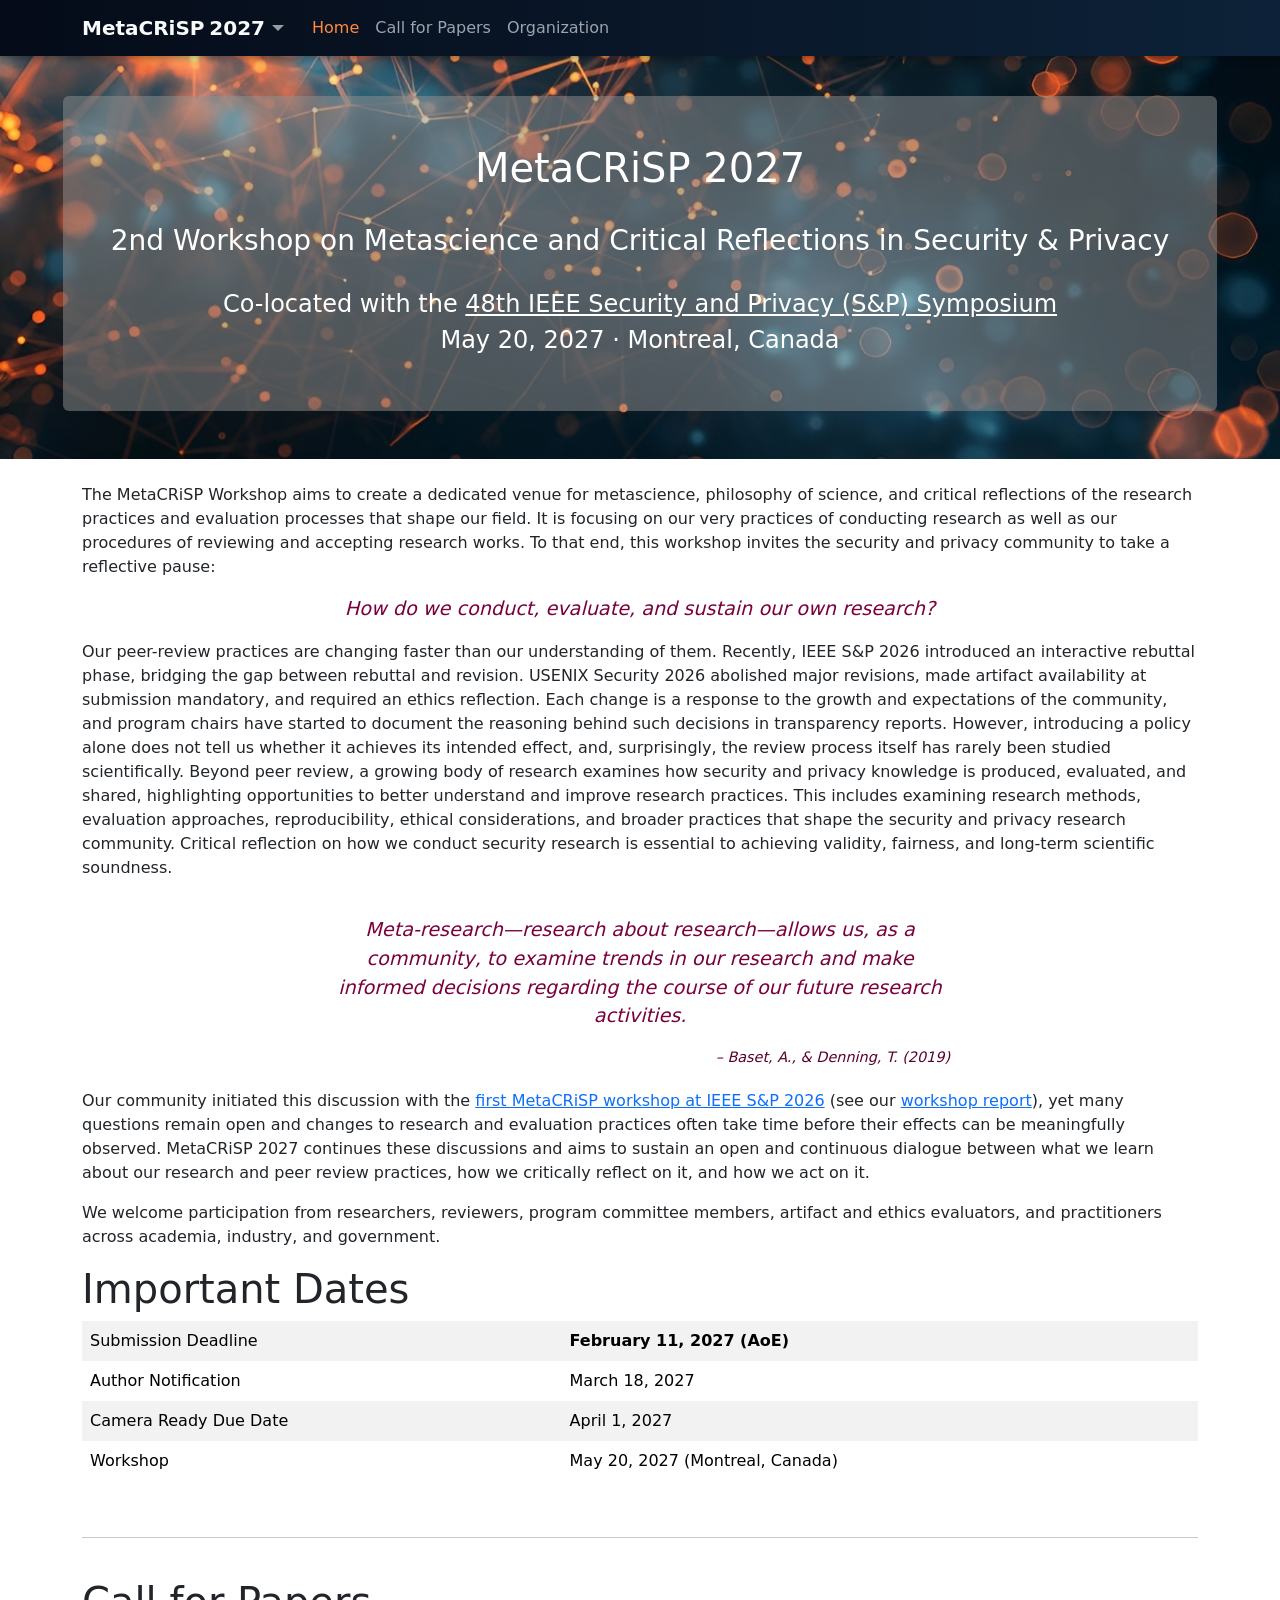
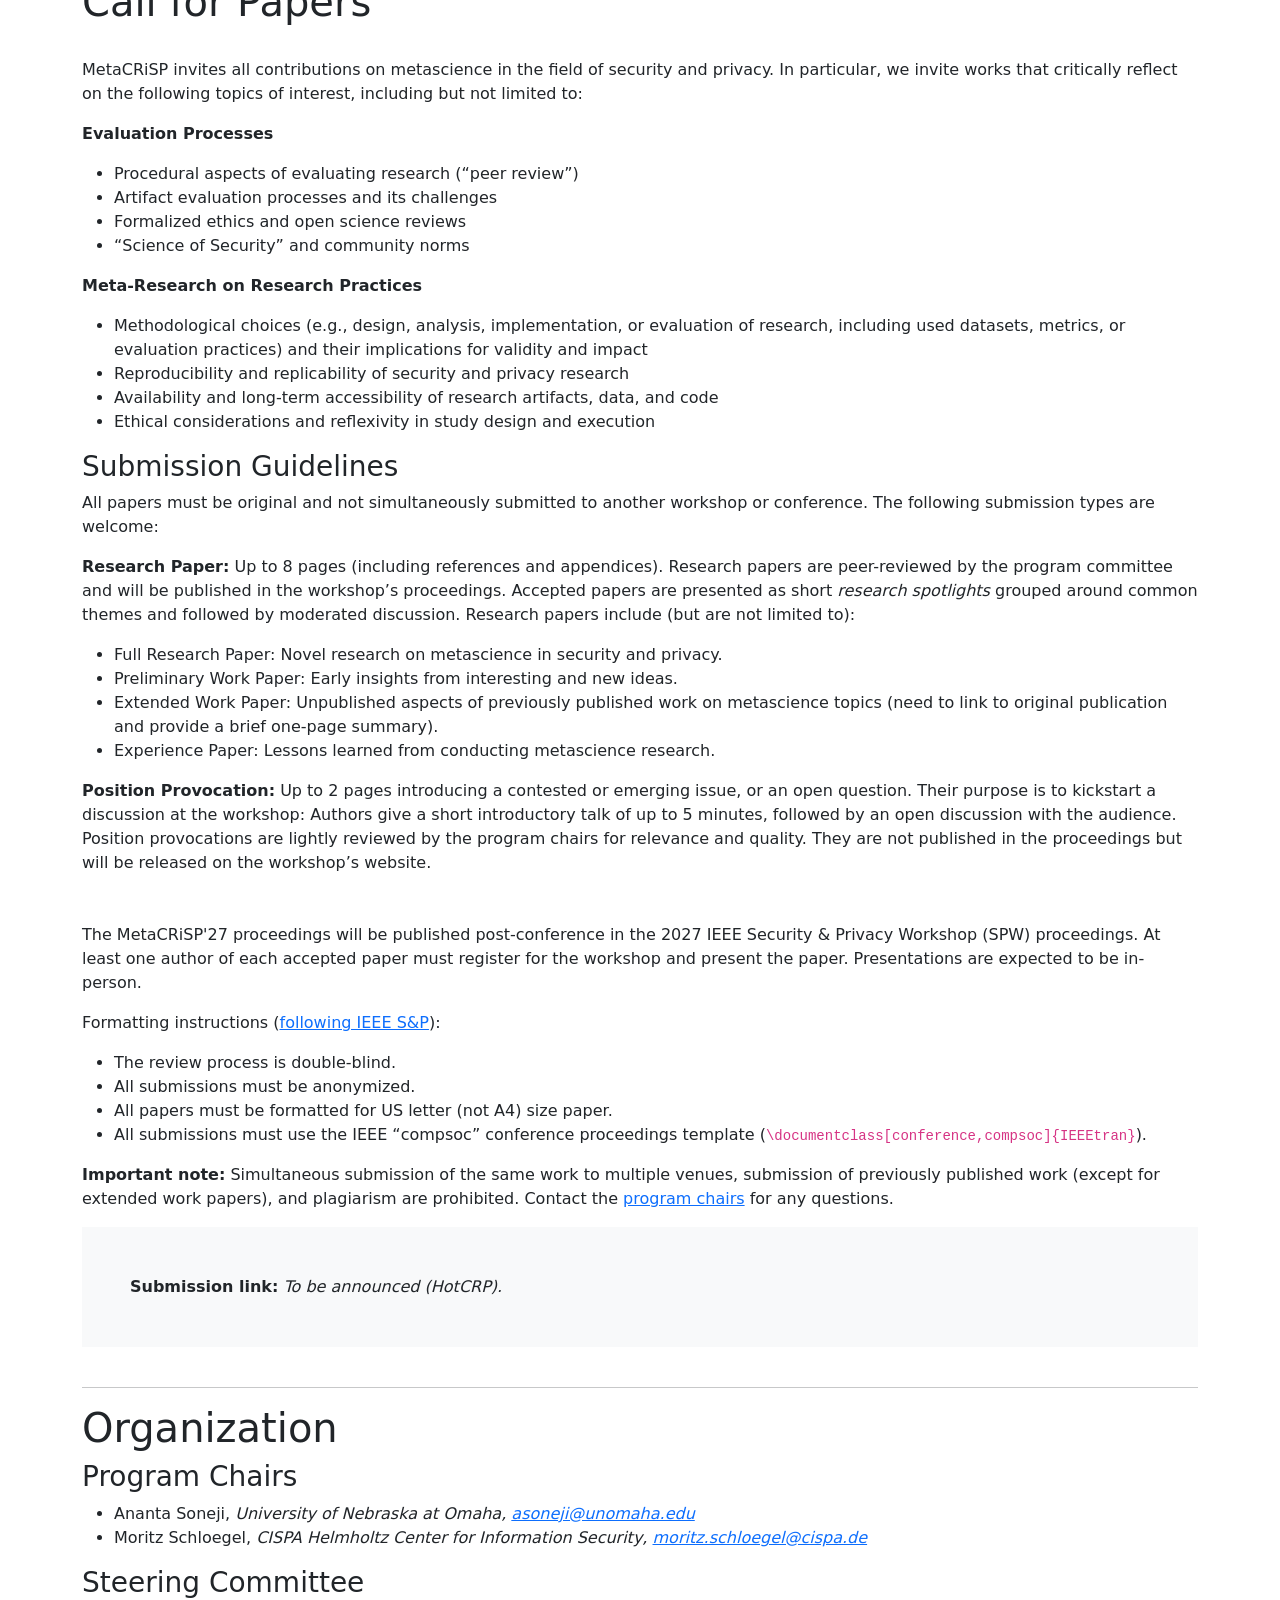
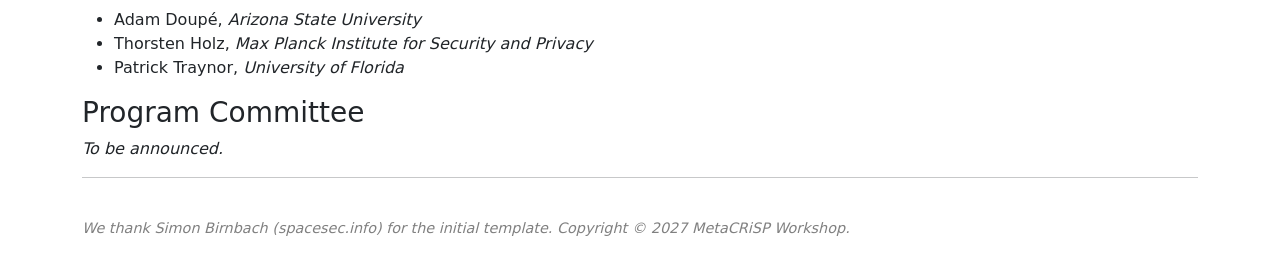
<file: index.html>
<!DOCTYPE html>
<html lang="en">
<head>
    <title>MetaCRiSP 2027</title>
    <meta charset="utf-8">
    <meta name="viewport" content="width=device-width, initial-scale=1">
    <style type="text/css">
        .bg-image {
            background-image: url('assets/bg-blue-orange.jpg');
            background-position: center;
            background-size: cover;
            background-repeat: no-repeat;
            min-height: 400px;
            width: 100%;
            display: flex;
            justify-content: center;
            align-items: center;
        }

        :root {
            --mc-bg-dark:   #050b18;  /* deep navy */
            --mc-bg-soft:   #0d1726;  /* softer navy */
            --mc-primary:   #ff8a3d;  /* glowing orange */
            --mc-primary-soft: #ffb26b;
            --mc-accent:    #4dd0ff;  /* blue/cyan accent dots */
            --mc-text:      #f9fafb;  /* near-white text */
            --mc-muted:     #9ca3af;  /* muted gray text */
            --mc-quote:     #7a003c;  /* burgundy for the guiding question and quote */
        }

        .mc-navbar {
            background: linear-gradient(90deg, var(--mc-bg-dark), #0d2238);
            box-shadow: 0 2px 8px rgba(0, 0, 0, 0.4);
        }

        .mc-navbar .navbar-brand {
            color: var(--mc-text) !important;
            font-weight: 600;
        }

        .mc-navbar .nav-link {
            color: var(--mc-muted) !important;
            white-space: nowrap;
        }

        .mc-navbar .nav-link.active,
        .mc-navbar .nav-link:hover {
            color: var(--mc-primary) !important;
        }

        .mc-question {
            text-align: center;
            font-size: 1.2rem;
            font-style: italic;
            color: var(--mc-quote);
        }

        .mc-quote {
            color: var(--mc-quote);
            font-size: 1.2rem;
            font-style: italic;
            padding: 20px 40px;
            max-width: 700px;
            margin: 0 auto;
        }

        .mc-quote footer {
            font-size: 0.9rem;
            color: #5a002d;
        }

        /* Keep anchored headings from hiding under the fixed navbar */
        h1[id] {
            scroll-margin-top: 70px;
        }
    </style>
    <link href="https://cdn.jsdelivr.net/npm/bootstrap@5.3.0/dist/css/bootstrap.min.css" rel="stylesheet">
    <script src="https://cdn.jsdelivr.net/npm/bootstrap@5.3.0/dist/js/bootstrap.bundle.min.js"></script>
    <link rel="icon" href="assets/favicon.ico" type="image/x-icon">
    <link rel="apple-touch-icon" href="assets/apple-touch-icon.png">
    <link rel="stylesheet" href="assets/editions.css">
    <script src="assets/editions.js" defer></script>
</head>

<body data-edition="2027">

    <nav class="navbar navbar-expand-md navbar-dark mc-navbar fixed-top">
        <div class="container">
            <a class="navbar-brand" href="index.html">MetaCRiSP 2027</a>
            <button class="navbar-toggler" type="button" data-bs-toggle="collapse" data-bs-target="#navbar">
                <span class="navbar-toggler-icon"></span>
            </button>
            <div class="collapse navbar-collapse" id="navbar">
                <ul class="navbar-nav">
                    <li class="nav-item">
                        <a class="nav-link active" href="#">Home</a>
                    </li>
                    <!-- Re-enable once the 2027 program is out (and replace program.html, which currently forwards to the 2026 program).
                    <li class="nav-item">
                        <a class="nav-link" href="program.html#program">Program</a>
                    </li> -->
                    <li class="nav-item">
                        <a class="nav-link" href="#cfp">Call for Papers</a>
                    </li>
                    <li class="nav-item">
                        <a class="nav-link" href="#committee">Organization</a>
                    </li>
                </ul>
            </div>
        </div>
    </nav>
    <script>
        // Close the collapsed menu after clicking a link (phones)
        var navLinks = document.querySelectorAll('.navbar-nav .nav-link');
        var navbarToggler = document.querySelector('.navbar-toggler');

        navLinks.forEach(function (link) {
            link.addEventListener('click', function () {
                if (navbarToggler.classList.contains('collapsed')) {
                    return; // Menu is already closed
                }
                navbarToggler.click();
            });
        });
    </script>

    <br><br>

    <div class="p-5 text-white bg-image">
        <div style="background-color: rgba(146, 146, 146, 0.5); text-align: center;" class="p-5 rounded">
            <h1>MetaCRiSP 2027</h1><br>
            <h3>2nd Workshop on Metascience and Critical Reflections in Security &amp; Privacy</h3><br>
            <h4>Co-located with the <a class="text-white" href="https://sp2027.ieee-security.org/">48th IEEE Security and Privacy (S&amp;P) Symposium</a></h4>
            <h4>May 20, 2027 &middot; Montreal, Canada</h4>
        </div>
    </div>

    <div class="container mt-4">

        <p>The MetaCRiSP Workshop aims to create a dedicated venue for metascience, philosophy of science, and critical reflections of the research practices and evaluation processes that shape our field. It is focusing on our very practices of conducting research as well as our procedures of reviewing and accepting research works. To that end, this workshop invites the security and privacy community to take a reflective pause:</p>

        <p class="mc-question">How do we conduct, evaluate, and sustain our own research?</p>

        <p>Our peer-review practices are changing faster than our understanding of them. Recently, IEEE S&amp;P 2026 introduced an interactive rebuttal phase, bridging the gap between rebuttal and revision. USENIX Security 2026 abolished major revisions, made artifact availability at submission mandatory, and required an ethics reflection. Each change is a response to the growth and expectations of the community, and program chairs have started to document the reasoning behind such decisions in transparency reports. However, introducing a policy alone does not tell us whether it achieves its intended effect, and, surprisingly, the review process itself has rarely been studied scientifically. Beyond peer review, a growing body of research examines how security and privacy knowledge is produced, evaluated, and shared, highlighting opportunities to better understand and improve research practices. This includes examining research methods, evaluation approaches, reproducibility, ethical considerations, and broader practices that shape the security and privacy research community. Critical reflection on how we conduct security research is essential to achieving validity, fairness, and long-term scientific soundness.</p>

        <blockquote class="mc-quote text-center">
            <p>Meta-research—research about research—allows us, as a community, to examine trends in our research and make informed decisions regarding the course of our future research activities.</p>
            <footer class="text-end">– Baset, A., &amp; Denning, T. (2019)</footer>
        </blockquote>

        <p>Our community initiated this discussion with the <a href="2026/index.html">first MetaCRiSP workshop at IEEE S&amp;P 2026</a> (see our <a href="reports/metacrisp2026-report.pdf" target="_blank" rel="noopener noreferrer">workshop report</a>), yet many questions remain open and changes to research and evaluation practices often take time before their effects can be meaningfully observed. MetaCRiSP 2027 continues these discussions and aims to sustain an open and continuous dialogue between what we learn about our research and peer review practices, how we critically reflect on it, and how we act on it.</p>

        <p>We welcome participation from researchers, reviewers, program committee members, artifact and ethics evaluators, and practitioners across academia, industry, and government.</p>

        <h1>Important Dates</h1>

        <table class="table table-striped table-borderless">
            <tbody>
                <tr>
                    <td>Submission Deadline</td>
                    <td><strong>February 11, 2027 (AoE)</strong></td>
                </tr>
                <tr>
                    <td>Author Notification</td>
                    <td>March 18, 2027</td>
                </tr>
                <tr>
                    <td>Camera Ready Due Date</td>
                    <td>April 1, 2027</td>
                </tr>
                <tr>
                    <td>Workshop</td>
                    <td>May 20, 2027 (Montreal, Canada)</td>
                </tr>
            </tbody>
        </table>

        <br>
        <hr>
        <br>

        <h1 id="cfp">Call for Papers</h1><br>

        <p>MetaCRiSP invites all contributions on metascience in the field of security and privacy. In particular, we invite works that critically reflect on the following topics of interest, including but not limited to:</p>

        <p><strong>Evaluation Processes</strong></p>
        <ul>
            <li>Procedural aspects of evaluating research (“peer review”)</li>
            <li>Artifact evaluation processes and its challenges</li>
            <li>Formalized ethics and open science reviews</li>
            <li>“Science of Security” and community norms</li>
        </ul>

        <p><strong>Meta-Research on Research Practices</strong></p>
        <ul>
            <li>Methodological choices (e.g., design, analysis, implementation, or evaluation of research, including used datasets, metrics, or evaluation practices) and their implications for validity and impact</li>
            <li>Reproducibility and replicability of security and privacy research</li>
            <li>Availability and long-term accessibility of research artifacts, data, and code</li>
            <li>Ethical considerations and reflexivity in study design and execution</li>
        </ul>

        <h3>Submission Guidelines</h3>
        <p>All papers must be original and not simultaneously submitted to another workshop or conference. The following submission types are welcome:</p>

        <p><strong>Research Paper:</strong> Up to 8 pages (including references and appendices). Research papers are peer-reviewed by the program committee and will be published in the workshop’s proceedings. Accepted papers are presented as short <i>research spotlights</i> grouped around common themes and followed by moderated discussion. Research papers include (but are not limited to):</p>
        <ul>
            <li>Full Research Paper: Novel research on metascience in security and privacy.</li>
            <li>Preliminary Work Paper: Early insights from interesting and new ideas.</li>
            <li>Extended Work Paper: Unpublished aspects of previously published work on metascience topics (need to link to original publication and provide a brief one-page summary).</li>
            <li>Experience Paper: Lessons learned from conducting metascience research.</li>
        </ul>

        <p><strong>Position Provocation:</strong> Up to 2 pages introducing a contested or emerging issue, or an open question. Their purpose is to kickstart a discussion at the workshop: Authors give a short introductory talk of up to 5 minutes, followed by an open discussion with the audience. Position provocations are lightly reviewed by the program chairs for relevance and quality. They are not published in the proceedings but will be released on the workshop’s website.</p>

        <p class="mt-5">The MetaCRiSP'27 proceedings will be published post-conference in the 2027 IEEE Security &amp; Privacy Workshop (SPW) proceedings. At least one author of each accepted paper must register for the workshop and present the paper. Presentations are expected to be in-person.</p>

        <p>Formatting instructions (<a href="https://sp2027.ieee-security.org/cfpapers.html">following IEEE S&amp;P</a>):</p>
        <ul>
            <li>The review process is double-blind.</li>
            <li>All submissions must be anonymized.</li>
            <li>All papers must be formatted for US letter (not A4) size paper.</li>
            <li>All submissions must use the IEEE “compsoc” conference proceedings template (<code>\documentclass[conference,compsoc]{IEEEtran}</code>).</li>
        </ul>

        <p><strong>Important note:</strong> Simultaneous submission of the same work to multiple venues, submission of previously published work (except for extended work papers), and plagiarism are prohibited. Contact the <a href="#committee">program chairs</a> for any questions.</p>

        <div class="container p-5 bg-light">
            <strong>Submission link:</strong> <i>To be announced (HotCRP).</i>
        </div>

        <br>
        <hr>

        <h1 id="committee">Organization</h1>

        <h3>Program Chairs</h3>
        <ul>
            <li>Ananta Soneji, <i>University of Nebraska at Omaha, <a href="mailto:asoneji@unomaha.edu">asoneji@unomaha.edu</a></i></li>
            <li>Moritz Schloegel, <i>CISPA Helmholtz Center for Information Security, <a href="mailto:moritz.schloegel@cispa.de">moritz.schloegel@cispa.de</a></i></li>
        </ul>

        <h3>Steering Committee</h3>
        <ul>
            <li>Adam Doupé, <i>Arizona State University</i></li>
            <li>Thorsten Holz, <i>Max Planck Institute for Security and Privacy</i></li>
            <li>Patrick Traynor, <i>University of Florida</i></li>
        </ul>

        <h3>Program Committee</h3>
        <p><i>To be announced.</i></p>

        <hr>
        <br>

        <p style="color: grey; font-size: 0.9rem;"><i>We thank Simon Birnbach (spacesec.info) for the initial template. Copyright &copy; 2027 MetaCRiSP Workshop.</i></p>

        <br>
    </div>

</body>
</html>
</file>
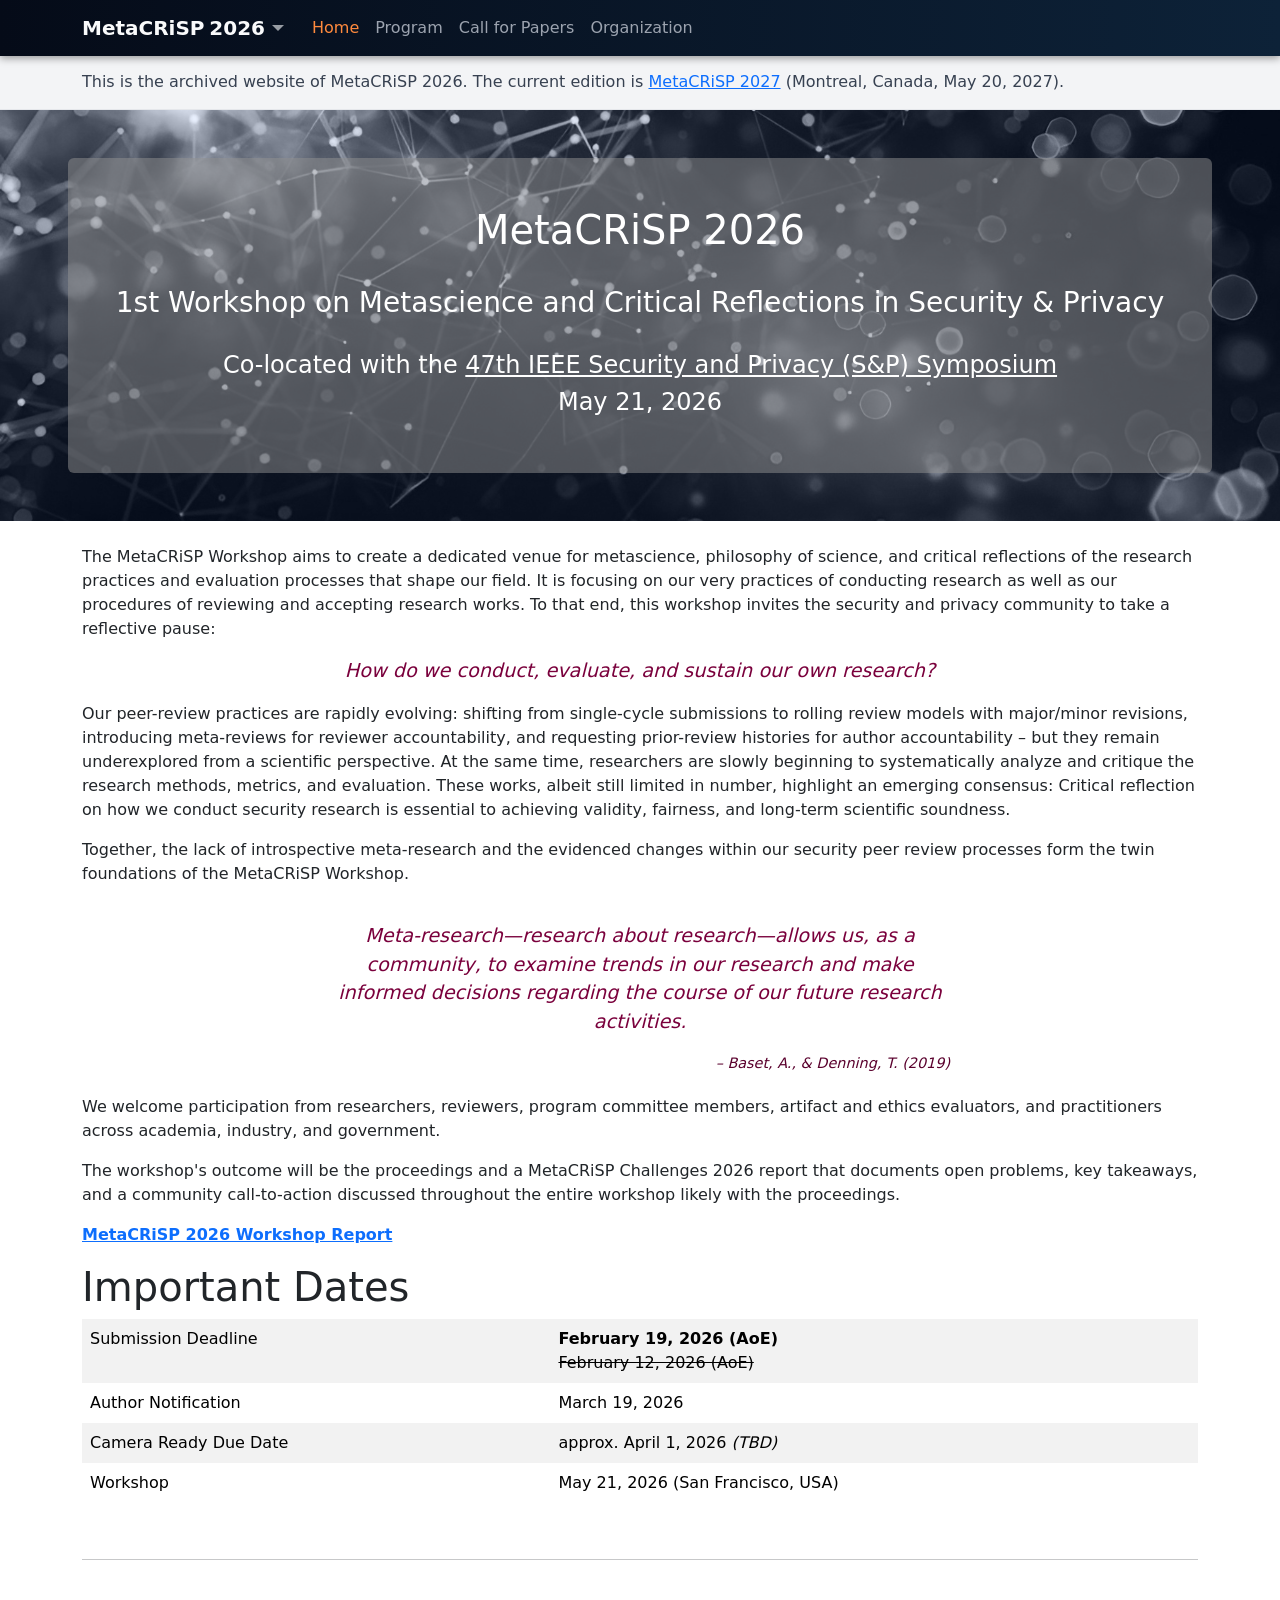
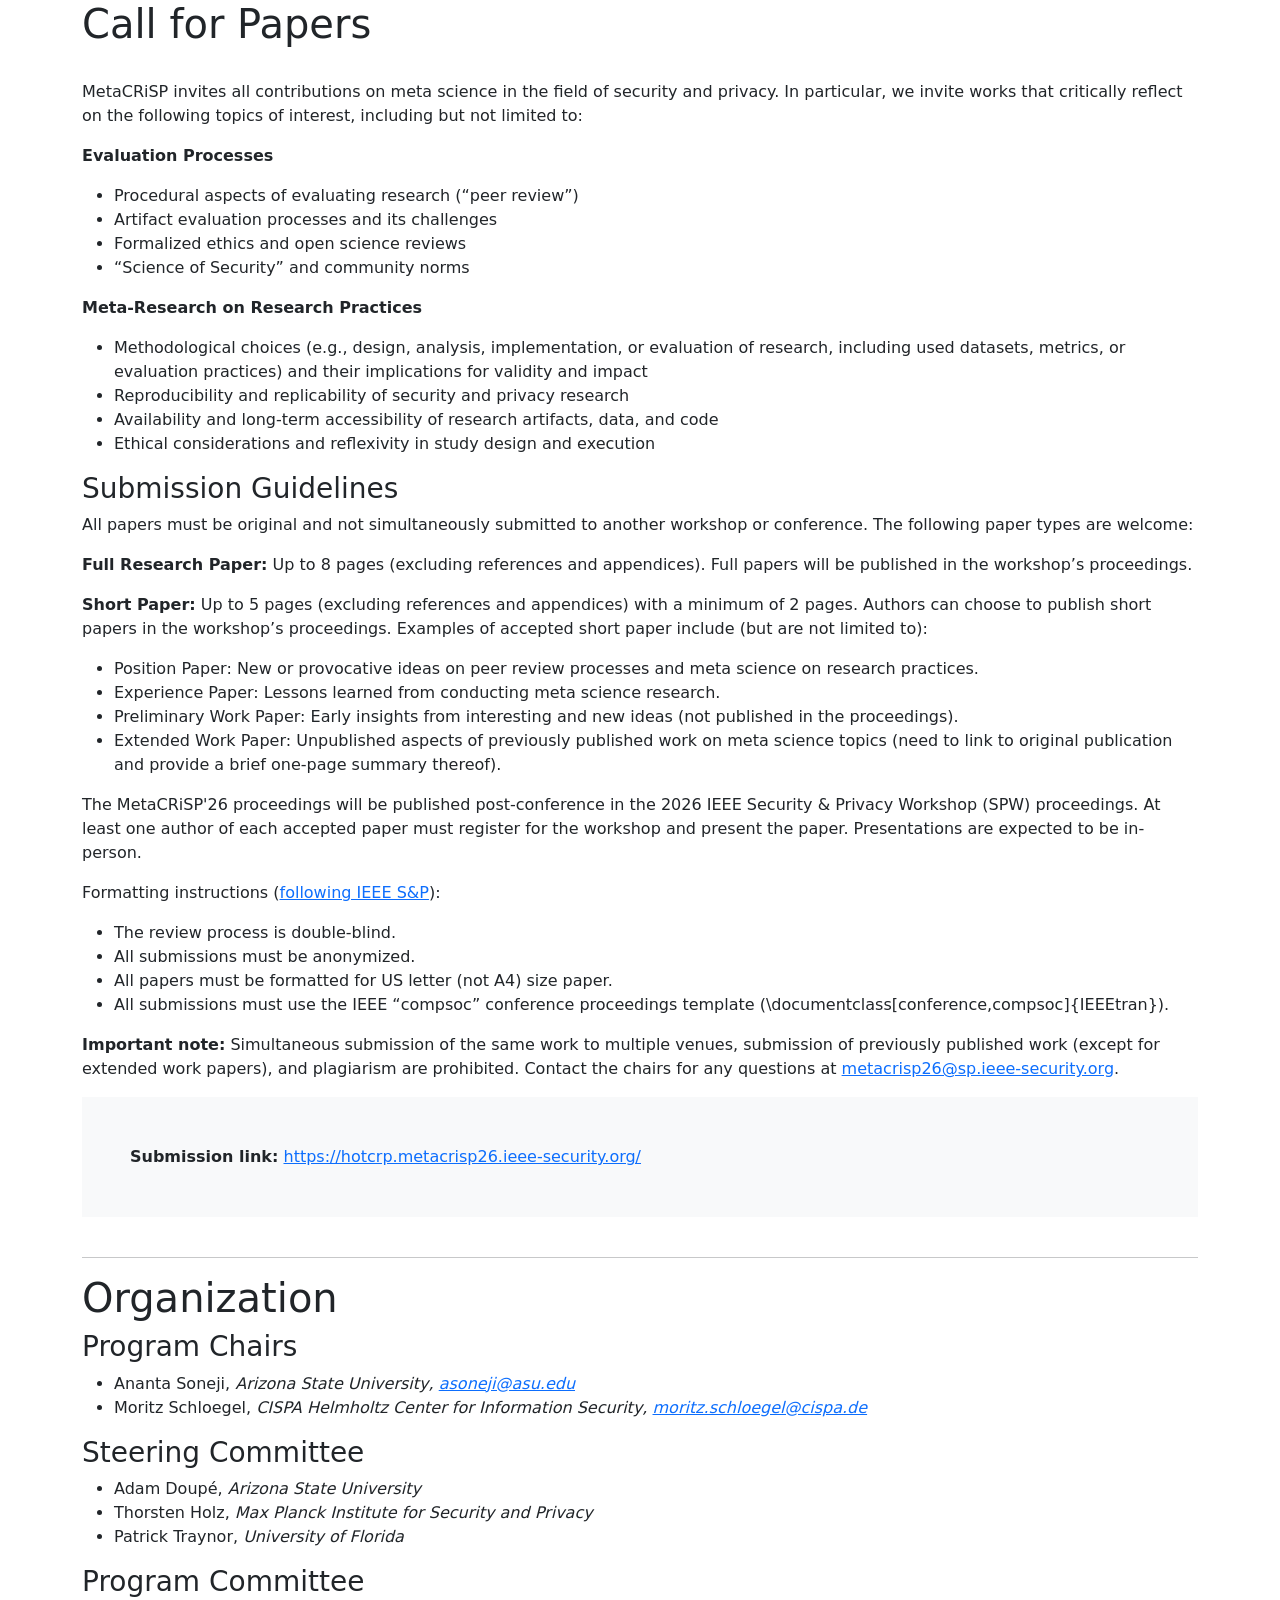
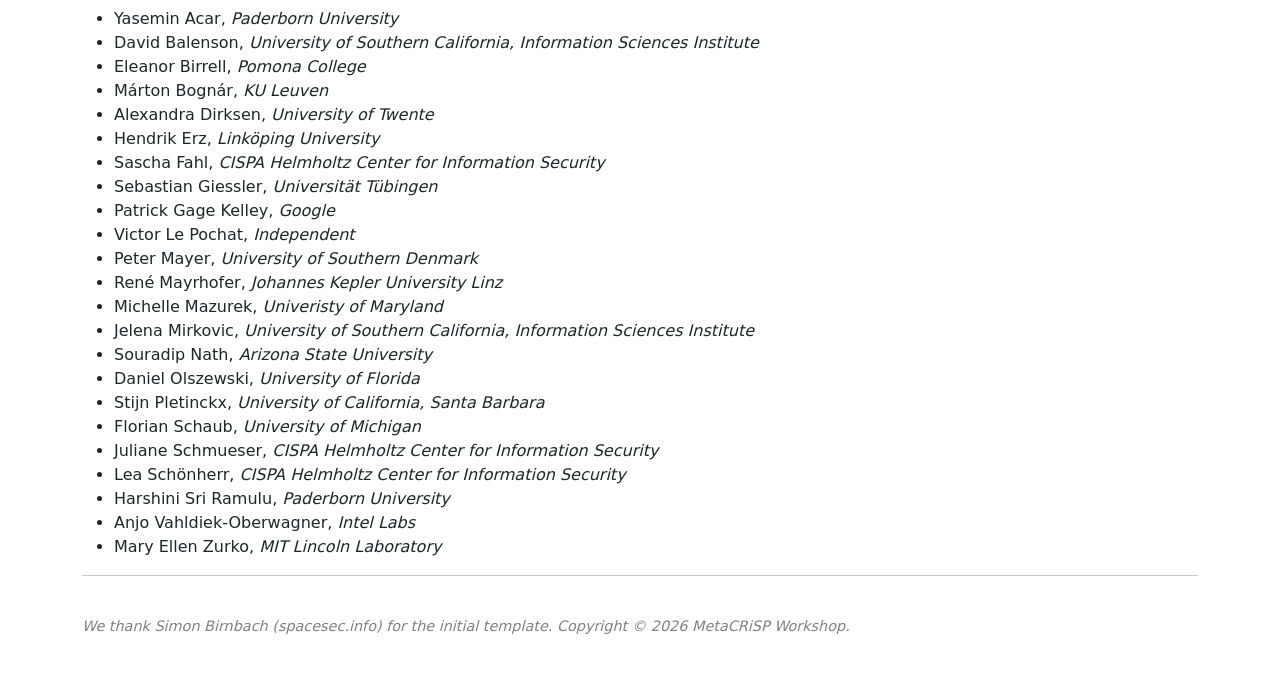
<file: 2026/index.html>
<!DOCTYPE html>
<html lang="en">
<head>
    <title>MetaCRiSP 2026</title>
    <meta charset="utf-8">
    <meta name="viewport" content="width=device-width, initial-scale=1">
    <style type="text/css">
        /* Default background image for larger screens */

        @media all and (min-width: 767px) {
            .bg-image {
                background-image: url('../assets/bg-blue-orange.jpg');
                background-position: center;
                background-size: cover;     /* changed */
                background-repeat: no-repeat;
                
                min-height: 400px; 
                width: 100%;
                display: flex;
                justify-content: center;
                align-items: center;
            }
        }
        /* Smaller screens (phones) */
        @media all and (max-width: 767px) {
            .bg-image {background-image:url('../assets/bg-blue-orange.jpg'); background-position: center; background-size: cover; background-repeat: no-repeat; min-height: 400px; display: flex; justify-content: center; align-items: center;}
        }

        :root {
            --mc-bg-dark:   #050b18;  /* deep navy */
            --mc-bg-soft:   #0d1726;  /* softer navy */
            --mc-primary:   #ff8a3d;  /* glowing orange */
            --mc-primary-soft: #ffb26b;
            --mc-accent:    #4dd0ff;  /* blue/cyan accent dots */
            --mc-text:      #f9fafb;  /* near-white text */
            --mc-muted:     #9ca3af;  /* muted gray text */
        }

        .mc-navbar {
            background: linear-gradient(90deg, var(--mc-bg-dark), #0d2238);
            box-shadow: 0 2px 8px rgba(0, 0, 0, 0.4);
        }

        .mc-navbar .navbar-brand {
            color: var(--mc-text) !important;
            font-weight: 600;
        }

        .mc-navbar .nav-link {
            color: var(--mc-muted) !important;
            white-space: nowrap;
        }

        .mc-navbar .nav-link.active,
        .mc-navbar .nav-link:hover {
            color: var(--mc-primary) !important;
        }

    </style>
    <link href="https://cdn.jsdelivr.net/npm/bootstrap@5.3.0/dist/css/bootstrap.min.css" rel="stylesheet">
        <script src="https://cdn.jsdelivr.net/npm/bootstrap@5.3.0/dist/js/bootstrap.bundle.min.js"></script>
    <link rel="icon" href="../assets/favicon.ico" type="image/x-icon">
    <link rel="apple-touch-icon" href="../assets/apple-touch-icon.png">
    <link rel="stylesheet" href="../assets/editions.css">
    <script src="../assets/editions.js" defer></script>
 
    </head>
    
    <body data-edition="2026">
   
        <br/><br/>
        
        
        <div class="p-5 text-white bg-image">
            <div style="background-color: rgba(146, 146, 146, 0.5); text-align: center;" class="p-5 rounded">
                <h1>MetaCRiSP 2026</h1><br>
                <h3>1st Workshop on Metascience and Critical Reflections in Security & Privacy </h3></br>
                <h4>Co-located with the <a class="text-white" href="https://sp2026.ieee-security.org/">47th IEEE Security and Privacy (S&P) Symposium</a></h4>
                <h4>May 21, 2026</h4>
            </div>
        </div>
        
        <nav class="navbar navbar-expand-md navbar-dark mc-navbar fixed-top">
            <div class="container">
              <a class="navbar-brand" href="index.html">MetaCRiSP 2026</a>
                <button class="navbar-toggler" type="button" data-bs-toggle="collapse" data-bs-target="#navbar">
                    <span class="navbar-toggler-icon"></span>
                </button>
                <div class="collapse navbar-collapse" id="navbar">
                    <ul class="navbar-nav">
                        <li class="nav-item">
                            <a class="nav-link active" href="#">Home</a>
                        </li>
                        <li class="nav-item">
                            <a class="nav-link" href="program.html#program">Program</a>
                        </li>
                        <li class="nav-item">
                            <a class="nav-link" href="#cfp">Call for Papers</a>
                        </li>
                        <li class="nav-item">
                            <a class="nav-link" href="#committee">Organization</a>
                        </li>
                    </ul>
                </div>
            </div>
        </nav>
        <script>
            // Add JavaScript to close the collapse menu using Bootstrap animation
            var navLinks = document.querySelectorAll('.navbar-nav .nav-link');
            var navbarToggler = document.querySelector('.navbar-toggler');
        
            navLinks.forEach(function (link) {
                link.addEventListener('click', function () {
                    if (navbarToggler.classList.contains('collapsed')) {
                        // Menu is already closed
                        return;
                    }
                    navbarToggler.click(); // Trigger click event to close the menu
                });
            });
        </script>
        <div class="container mt-4">
            <p>The MetaCRiSP Workshop aims to create a dedicated venue for metascience, philosophy of science, and critical reflections of the research practices and evaluation processes that shape our field. 
            It is focusing on our very practices of conducting research as well as our procedures of reviewing and accepting research works.
            To that end, this workshop invites the security and privacy community to take a reflective pause:</p>
            
    
            <p style="text-align: center; font-size:1.2rem; color:#7a003c;"><i>How do we conduct, evaluate, and sustain our own research?</i></p>
           
            

<p>Our peer-review practices are rapidly evolving: shifting from single-cycle submissions to rolling review models with major/minor revisions, introducing meta-reviews for reviewer accountability, and requesting prior-review histories for author accountability – but they remain underexplored from a scientific perspective. At the same time, researchers are slowly beginning to systematically analyze and critique the research methods, metrics, and evaluation. These works, albeit still limited in number, highlight an emerging consensus: Critical reflection on how we conduct security research is essential to achieving validity, fairness, and long-term scientific soundness. </p>
<p>Together, the lack of introspective meta-research and the evidenced changes within our security peer review processes form the twin foundations of the MetaCRiSP Workshop. </p>

<blockquote class="text-center",
                        style="
                            color:#7a003c; 
                            font-size:1.2rem; 
                            font-style:italic; 
                            padding:20px 40px; 
                            max-width:700px; 
                            margin:0 auto;
                        ">
                <p>Meta-research—research about research—allows us, as a community, to examine trends in our research and make informed decisions regarding the course of our future research activities.</p>
                <footer class="text-end" style="font-size:0.9rem; color:#5a002d;">– Baset, A., & Denning, T. (2019)</footer>
                <!-- <footer class="mc-quote-footer">– Baset, A., &amp; Denning, T. (2019)</footer> -->
            </blockquote>

<p>We welcome participation from researchers, reviewers, program committee members, artifact and ethics evaluators, and practitioners across academia, industry, and government. </p>
<p>The workshop's outcome will be the proceedings and a MetaCRiSP Challenges 2026 report that documents open problems, key takeaways, and a community call-to-action discussed throughout the entire workshop likely with the proceedings.</p>
<p><strong><a href="../reports/metacrisp2026-report.pdf" target="_blank" rel="noopener noreferrer">MetaCRiSP 2026 Workshop Report</a></strong></p>
            
            <h1>Important Dates</h1>
            
            <table class="table table-striped table-borderless">
                <tbody>
                    <tr>
                        <td>Submission Deadline</td>
			<td><strong>February 19, 2026 (AoE)</strong>
				</br><s>February 12, 2026 (AoE)</s> 
                    </tr>
                    <tr>
                        <td>Author Notification</td>
                        <td>March 19, 2026</td>
                    </tr>
                    <tr>
                        <td>Camera Ready Due Date</td>
                        <td>approx. April 1, 2026 <i>(TBD)</i></td>
                    </tr>
                    <tr>
                        <td>Workshop</td>
                        <td>May 21, 2026 (San Francisco, USA)</td>
                    </tr>
                </tbody>
            </table>


            <br>
            <hr>
            <br>

           
            <!-- This helps us to make sure the heading is not hidden under the navbar -->
            <h1 id="cfp" style="scroll-margin-top: 70px">Call for Papers</h1><br>
            <!-- <h1 id="cfp">Call for Papers</h1> -->
            <p>MetaCRiSP invites all contributions on meta science in the field of security and privacy. In particular, we invite works that critically reflect on the following topics of interest, including but not limited to:</p>
                    <p><strong>Evaluation Processes</strong></p>
                    <ul>
                        <li>Procedural aspects of evaluating research (“peer review”)</li>
                        <li>Artifact evaluation processes and its challenges </li>
                        <li>Formalized ethics and open science reviews</li>
                        <li>“Science of Security” and community norms</li>
                    </ul>

                    <p><strong>Meta-Research on Research Practices</strong></p>
                    <ul>
                        <li>Methodological choices (e.g., design, analysis, implementation, or evaluation of research, including used datasets, metrics, or evaluation practices) and their implications for validity and impact</li>
                        <li>Reproducibility and replicability of security and privacy research</li>
                        <li>Availability and long-term accessibility of research artifacts, data, and code</li>
                        <li>Ethical considerations and reflexivity in study design and execution</li>
                    </ul>
            
            <h3>Submission Guidelines</h3>
            <p>All papers must be original and not simultaneously submitted to another workshop or conference. The following paper types are welcome:</p>

            <p><strong>Full Research Paper:</strong> Up to 8 pages (excluding references and appendices). Full papers will be published in the workshop’s proceedings.</p>

            <p><strong>Short Paper:</strong> Up to 5 pages (excluding references and appendices) with a minimum of 2 pages. Authors can choose to publish short papers in the workshop’s proceedings. Examples of accepted short paper include (but are not limited to): <!--<i>position papers, experience papers, preliminary work papers (not published as part of the proceedings), or extended work papers (need to link to original publication and provide a brief one-page summary thereof)</i></p>-->
            
            <ul>
                <li>Position Paper: New or provocative ideas on peer review processes and meta science on research practices.</li>
                <li>Experience Paper: Lessons learned from conducting meta science research.</li>
                <li>Preliminary Work Paper: Early insights from interesting and new ideas (not published in the proceedings).</li>
                <li>Extended Work Paper: Unpublished aspects of previously published work on meta science topics (need to link to original publication and provide a brief one-page summary thereof).</li> 
            </ul>
            
            <p>The MetaCRiSP'26 proceedings will be published post-conference in the 2026 IEEE Security & Privacy Workshop (SPW) proceedings. At least one author of each accepted paper must register for the workshop and present the paper. Presentations are expected to be in-person.</p>

            <p>Formatting instructions (<a href="https://sp2026.ieee-security.org/cfpapers.html">following IEEE S&P</a>): </p>
            <ul>
                <li>The review process is double-blind. </li>
                <li>All submissions must be anonymized. </li>
                <li>All papers must be formatted for US letter (not A4) size paper. </li>
                <li>All submissions must use the IEEE “compsoc” conference proceedings template (\documentclass[conference,compsoc]{IEEEtran}).</li>
            </ul>

            <p><strong>Important note:</strong> Simultaneous submission of the same work to multiple venues, submission of previously published work (except for extended work papers), and plagiarism are prohibited. Contact the chairs for any questions at <a href="mailto:metacrisp26@sp.ieee-security.org">metacrisp26@sp.ieee-security.org</a>.</p>

            <div class="container p-5 bg-light">
                <strong>Submission link:</strong> <a href="https://hotcrp.metacrisp26.ieee-security.org/">https://hotcrp.metacrisp26.ieee-security.org/</a>
            </div>
            
            <br>
            

            <hr>
            
            <!-- This helps us to make sure the heading is not hidden under the navbar -->
            <h1 id="committee" style="scroll-margin-top: 70px">Organization</h1>

            <h3>Program Chairs</h3>
            <ul>
                <li>Ananta Soneji, <i>Arizona State University, <a href="mailto:asoneji@asu.edu">asoneji@asu.edu</a></i></li>
                <li>Moritz Schloegel, <i>CISPA Helmholtz Center for Information Security, <a href="mailto:moritz.schloegel@cispa.de">moritz.schloegel@cispa.de</a></i></li>
            </ul>
                
            <h3>Steering Committee</h3>
            <ul>
                <li>Adam Doupé, <i>Arizona State University</i></li>
                <li>Thorsten Holz, <i>Max Planck Institute for Security and Privacy</i></li>
                <li>Patrick Traynor, <i>University of Florida</i></li>
            </ul>

            <h3>Program Committee</h3>
                    <ul>
                        <li>Yasemin Acar, <i>Paderborn University</i></li>
                        <li>David Balenson, <i>University of Southern California, Information Sciences Institute</i></li>
                        <li>Eleanor Birrell, <i>Pomona College</i></li>
                        <li>Márton Bognár, <i>KU Leuven</i></li>
                        <!-- <li>Kevin Butler, <i>University of Florida</i></li> -->
                        <li>Alexandra Dirksen, <i>University of Twente</i></li>
                        <li>Hendrik Erz, <i>Linköping University</i></li>
                        <li>Sascha Fahl, <i>CISPA Helmholtz Center for Information Security</i></li>
                        <li>Sebastian Giessler, <i>Universität Tübingen</i></li>
                        <li>Patrick Gage Kelley, <i>Google</i></li>
                        <li>Victor Le Pochat, <i>Independent</i></li>
                        <li>Peter Mayer, <i>University of Southern Denmark</i></li>
                        <li>René Mayrhofer, <i>Johannes Kepler University Linz</i></li>
                        <li>Michelle Mazurek, <i>Univeristy of Maryland</i></li>
                        <li>Jelena Mirkovic, <i>University of Southern California, Information Sciences Institute</i></li>
						<li>Souradip Nath, <i>Arizona State University</i></li>
                        <li>Daniel Olszewski, <i>University of Florida</i></li>
						<li>Stijn Pletinckx, <i>University of California, Santa Barbara</i></li> 
                        <li>Florian Schaub, <i>University of Michigan</i></li>
						<li>Juliane Schmueser, <i>CISPA Helmholtz Center for Information Security</i></li>
						<li>Lea Schönherr, <i>CISPA Helmholtz Center for Information Security</i></li>
                        <li>Harshini Sri Ramulu, <i>Paderborn University</i></li>
                        <li>Anjo Vahldiek-Oberwagner, <i>Intel Labs</i></li>
                        <li>Mary Ellen Zurko, <i>MIT Lincoln Laboratory</i></li>
                    </ul>
           
        <hr>
        
            <br>

                <p style="color: grey; font-size: 0.9rem;"> <i> We thank Simon Birnbach (spacesec.info) for the initial template. Copyright &copy; 2026 MetaCRiSP Workshop. </i></p>

            <br>
        </div>

    </body>
    </html>
</file>
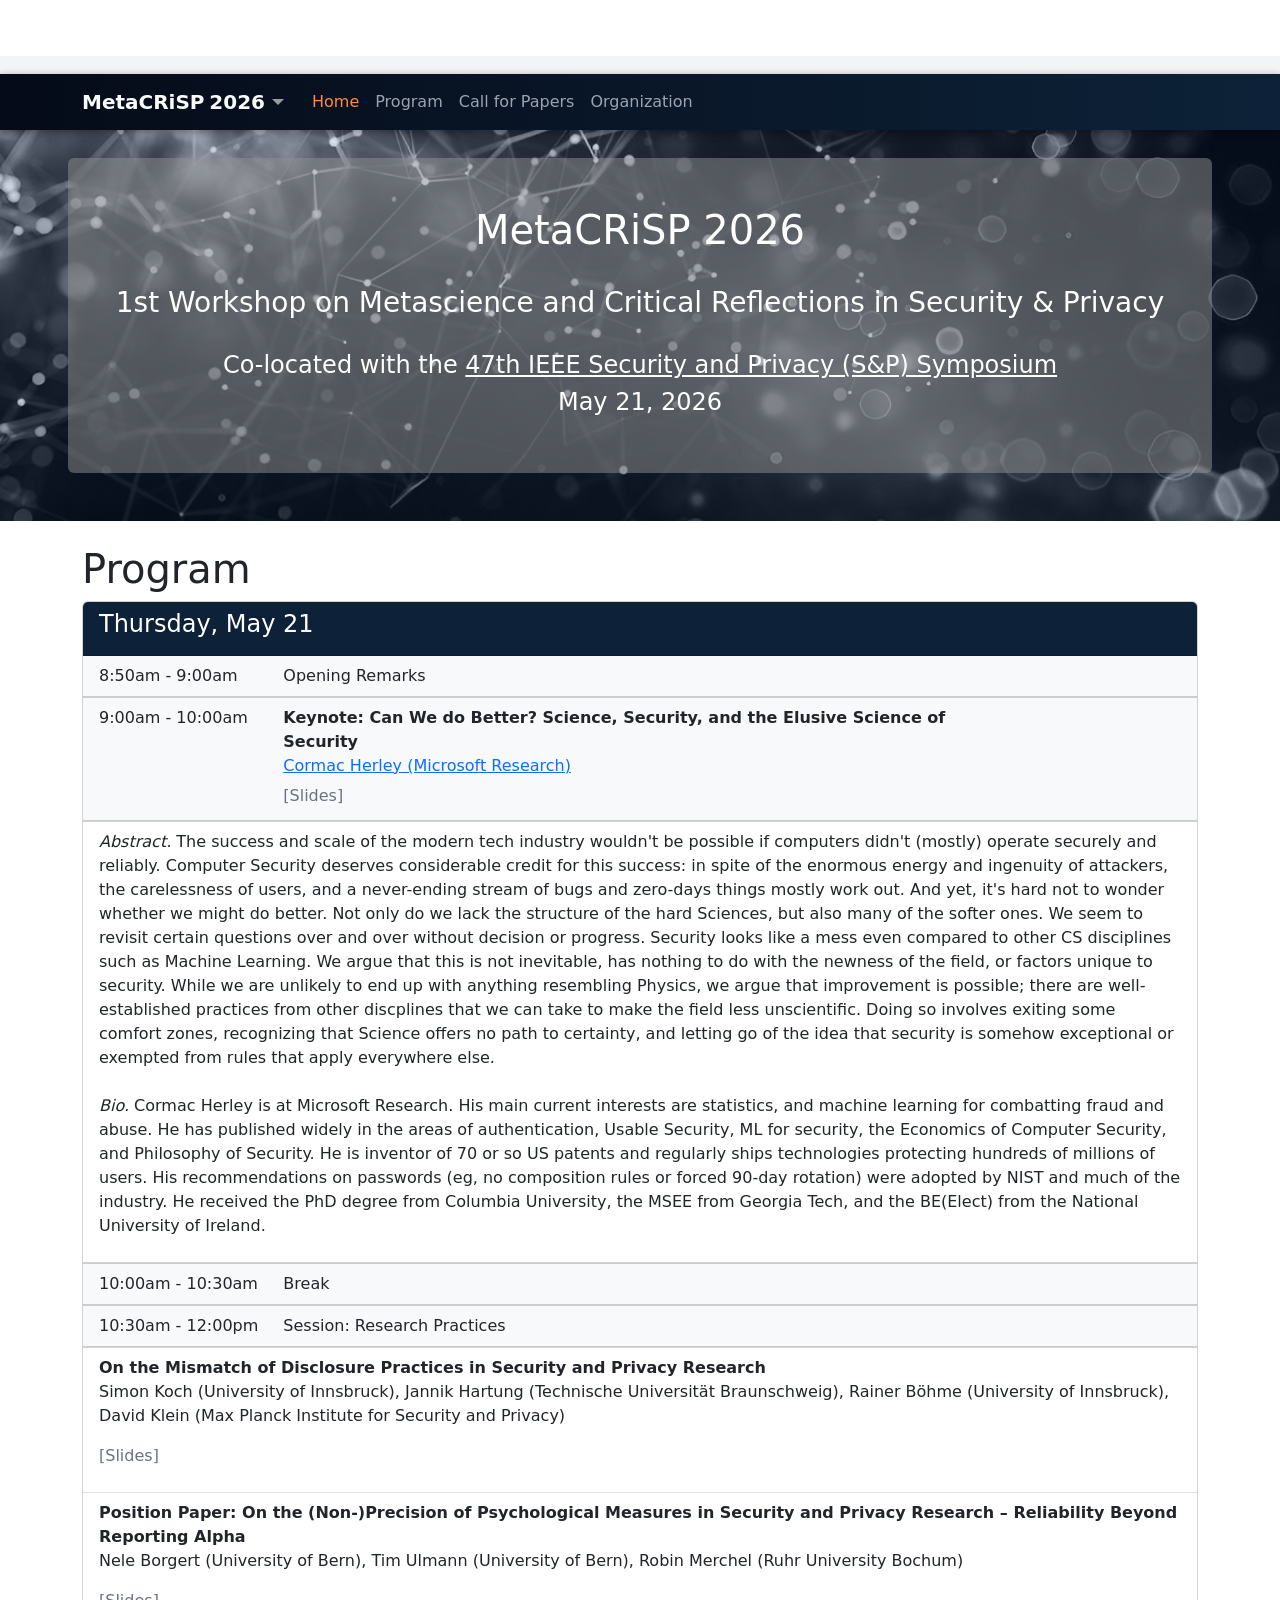
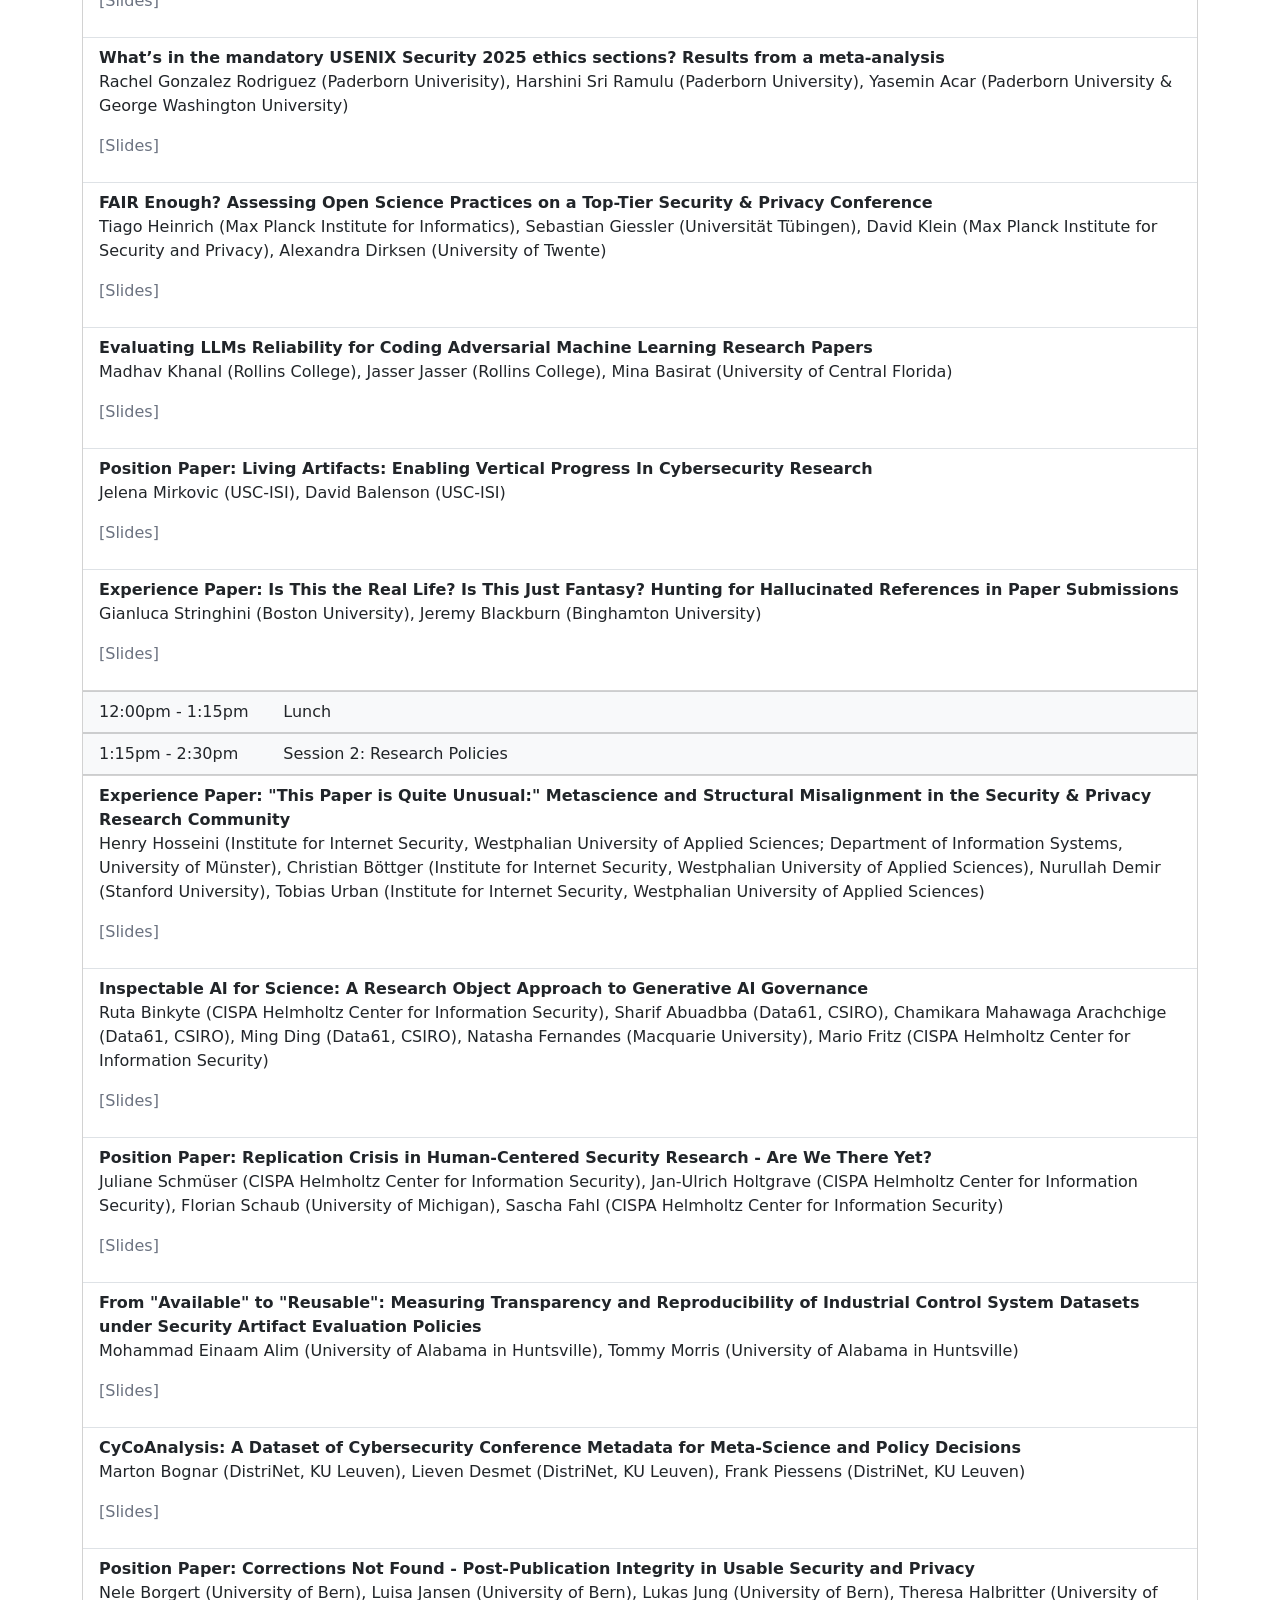
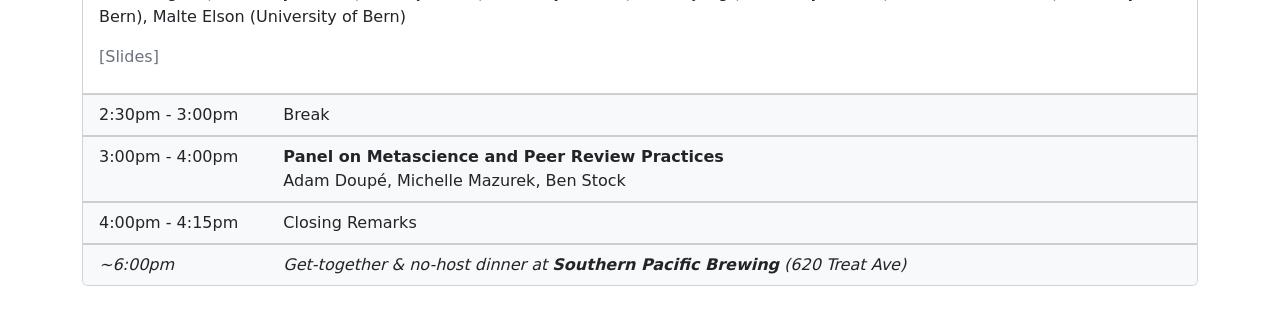
<file: program.html>
<!DOCTYPE html>
<html lang="en">
<head>
    <!-- The MetaCRiSP 2027 program is not out yet. Until then, keep old links to metacrisp.org/program.html working by forwarding them to the 2026 program. Replace this file with the 2027 program once it is available. -->
    <title>MetaCRiSP 2026 Program</title>
    <meta charset="utf-8">
    <meta http-equiv="refresh" content="0; url=2026/program.html#program">
    <link rel="canonical" href="https://metacrisp.org/2026/program.html">
</head>
<body>
    <p>The MetaCRiSP 2026 program has moved to <a href="2026/program.html#program">2026/program.html</a>.</p>
</body>
</html>
</file>
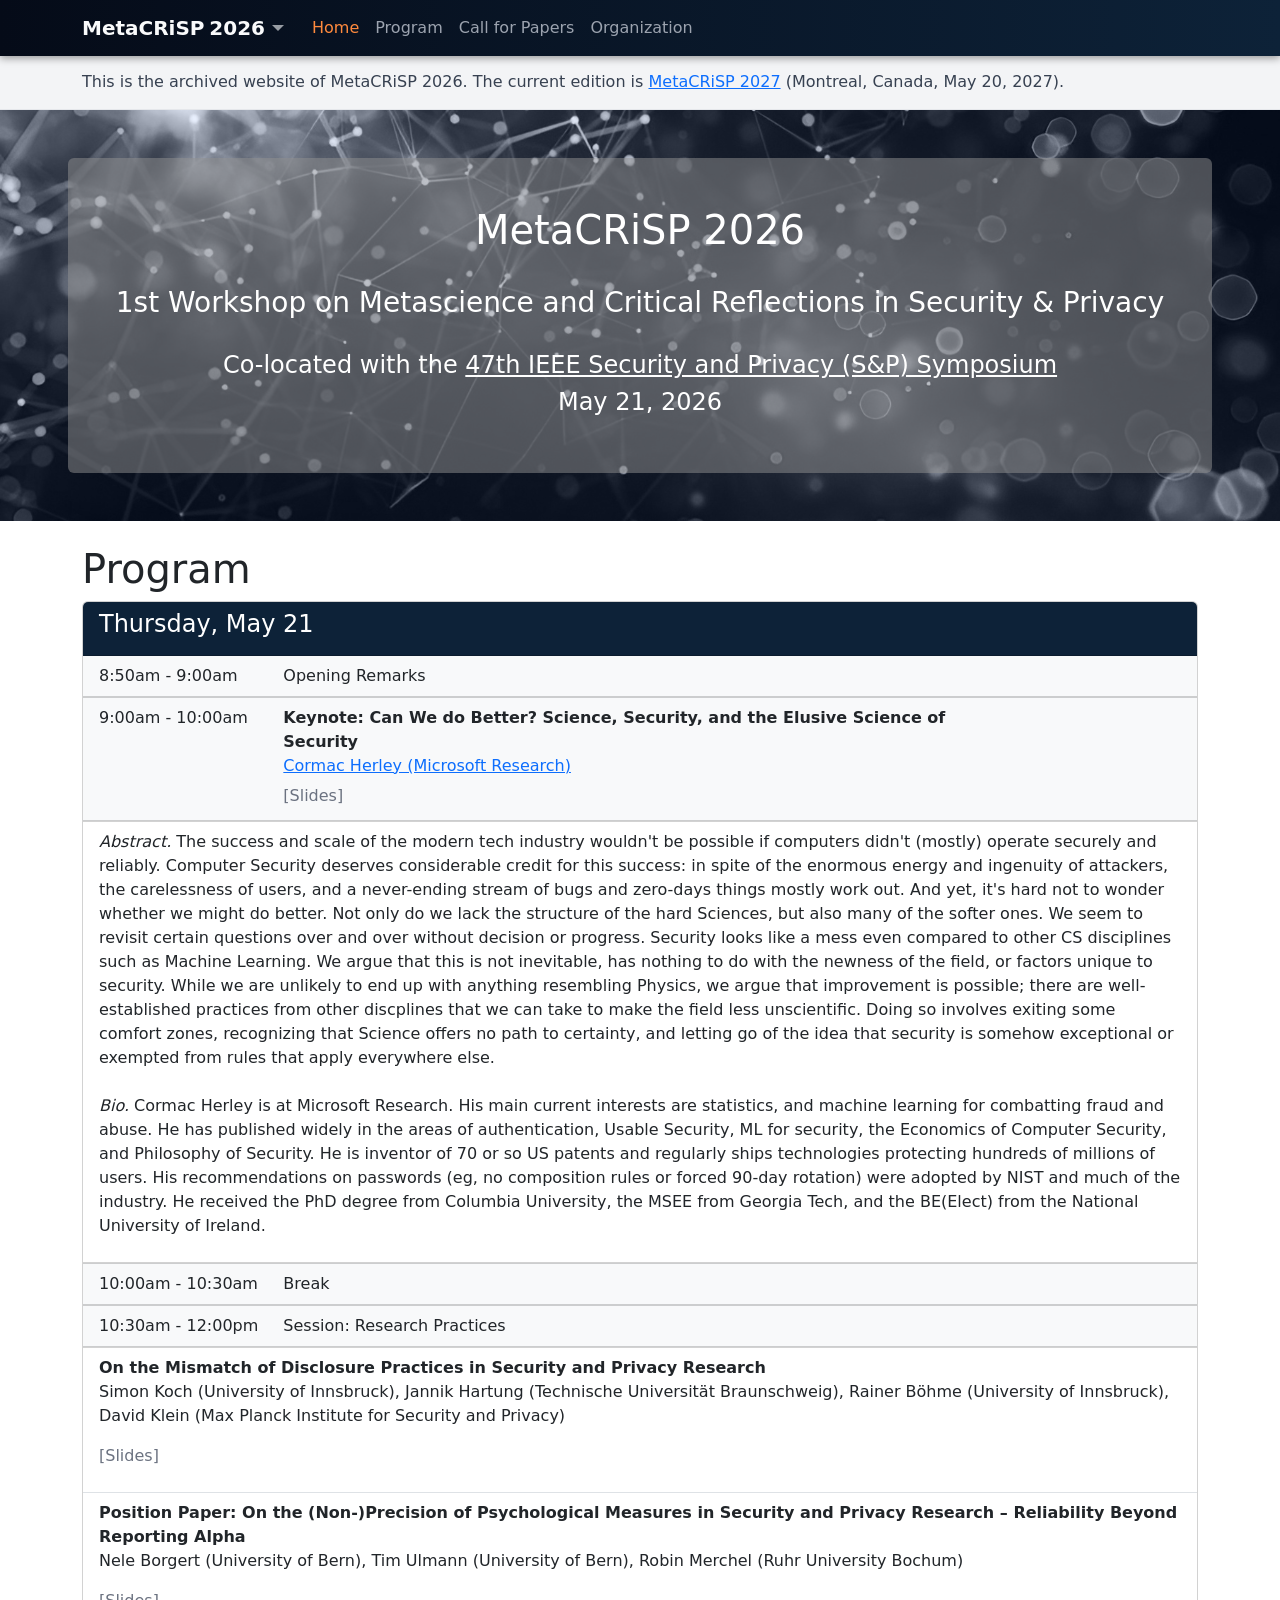
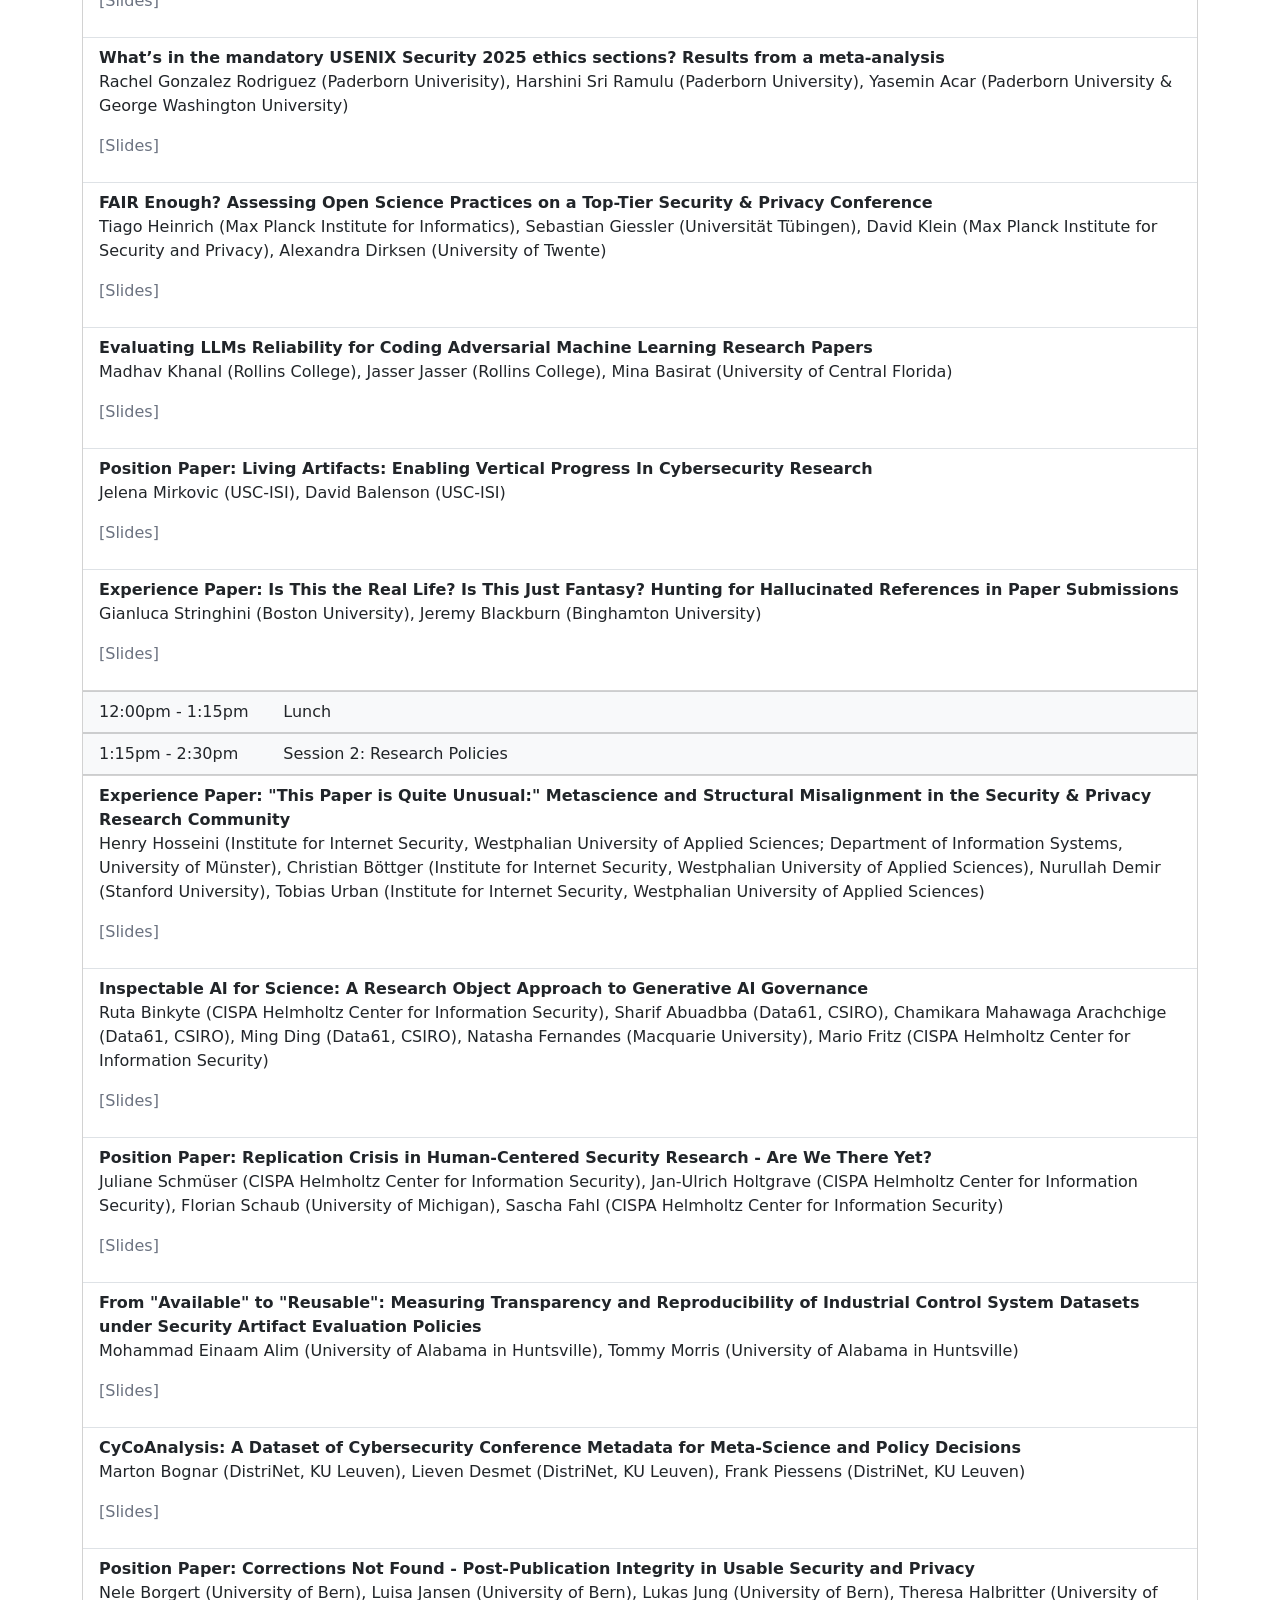
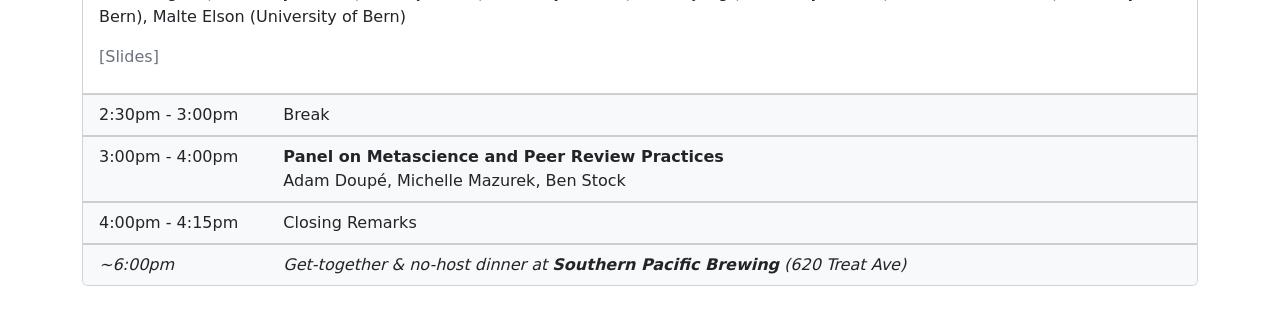
<file: 2026/program.html>
<!DOCTYPE html>
<html lang="en">
<head>
    <title>MetaCRiSP 2026</title>
    <meta charset="utf-8">
    <meta name="viewport" content="width=device-width, initial-scale=1">
    <style type="text/css">
        /* Default background image for larger screens */

        @media all and (min-width: 767px) {
            .bg-image {
                background-image: url('../assets/bg-blue-orange.jpg');
                background-position: center;
                background-size: cover;     /* changed */
                background-repeat: no-repeat;
                
                min-height: 400px; 
                width: 100%;
                display: flex;
                justify-content: center;
                align-items: center;
            }
        }
        /* Smaller screens (phones) */
        @media all and (max-width: 767px) {
            .bg-image {background-image:url('../assets/bg-blue-orange.jpg'); background-position: center; background-size: cover; background-repeat: no-repeat; min-height: 400px; display: flex; justify-content: center; align-items: center;}
        }

        :root {
            --mc-bg-dark:   #050b18;  /* deep navy */
            --mc-bg-soft:   #0d1726;  /* softer navy */
            --mc-primary:   #ff8a3d;  /* glowing orange */
            --mc-primary-soft: #ffb26b;
            --mc-accent:    #4dd0ff;  /* blue/cyan accent dots */
            --mc-text:      #f9fafb;  /* near-white text */
            --mc-muted:     #9ca3af;  /* muted gray text */
        }

        .mc-navbar {
            background: linear-gradient(90deg, var(--mc-bg-dark), #0d2238);
            box-shadow: 0 2px 8px rgba(0, 0, 0, 0.4);
        }

        .mc-navbar .navbar-brand {
            color: var(--mc-text) !important;
            font-weight: 600;
        }

        .mc-navbar .nav-link {
            color: var(--mc-muted) !important;
            white-space: nowrap;
        }

        .mc-navbar .nav-link.active,
        .mc-navbar .nav-link:hover {
            color: var(--mc-primary) !important;
        }

        a[href^="../slides/"] {
            color: #6b7280;
            text-decoration: none;
        }
        a[href^="../slides/"]:hover {
            color: #0000EE;
            text-decoration: underline;
        }

    </style>
    <link href="https://cdn.jsdelivr.net/npm/bootstrap@5.3.0/dist/css/bootstrap.min.css" rel="stylesheet">
        <script src="https://cdn.jsdelivr.net/npm/bootstrap@5.3.0/dist/js/bootstrap.bundle.min.js"></script>
    <link rel="icon" href="../assets/favicon.ico" type="image/x-icon">
    <link rel="apple-touch-icon" href="../assets/apple-touch-icon.png">
    <link rel="stylesheet" href="../assets/editions.css">
    <script src="../assets/editions.js" defer></script>
 
    </head>
    
    <body data-edition="2026">
        
        <br><br>
        <div class="p-5 text-white bg-image">
            <div style="background-color: rgba(146, 146, 146, 0.5); text-align: center;" class="p-5 rounded">
                <h1>MetaCRiSP 2026</h1><br>
                <h3>1st Workshop on Metascience and Critical Reflections in Security & Privacy </h3></br>
                <h4>Co-located with the <a class="text-white" href="https://sp2026.ieee-security.org/">47th IEEE Security and Privacy (S&P) Symposium</a></h4>
                <h4>May 21, 2026</h4>
            </div>
        </div>
        
        <nav class="navbar navbar-expand-md navbar-dark mc-navbar fixed-top">
            <div class="container">
              <a class="navbar-brand" href="index.html">MetaCRiSP 2026</a>
                <button class="navbar-toggler" type="button" data-bs-toggle="collapse" data-bs-target="#navbar">
                    <span class="navbar-toggler-icon"></span>
                </button>
                <div class="collapse navbar-collapse" id="navbar">
                    <ul class="navbar-nav">
                        <li class="nav-item">
                            <a class="nav-link active" href="index.html">Home</a>
                        </li>
                        <li class="nav-item">
                            <a class="nav-link" href="#program">Program</a>
                        </li>
                        <li class="nav-item">
                            <a class="nav-link" href="index.html#cfp">Call for Papers</a>
                        </li>
                        <li class="nav-item">
                            <a class="nav-link" href="index.html#committee">Organization</a>
                        </li>
                    </ul>
                </div>
            </div>
        </nav>
        <script>
            // Add JavaScript to close the collapse menu using Bootstrap animation
            var navLinks = document.querySelectorAll('.navbar-nav .nav-link');
            var navbarToggler = document.querySelector('.navbar-toggler');
        
            navLinks.forEach(function (link) {
                link.addEventListener('click', function () {
                    if (navbarToggler.classList.contains('collapsed')) {
                        // Menu is already closed
                        return;
                    }
                    navbarToggler.click(); // Trigger click event to close the menu
                });
            });
        </script>
        
        <div class="container mt-4">

        <h1 id="program" style="scroll-margin-top: 70px">Program</h1>
        <div class="card">
            <div class="card-header text-white" style="background-color: #0d2238;"><h4>Thursday, May 21</h4></div>
                <ul class="list-group list-group-flush bg-light">
                    <li class="list-group-item bg-light">
                        <div class="row">
                            <div class="col-2">8:50am - 9:00am</div> 
                            <div class="col-8">Opening Remarks</div>
                        </div>
                    </li>
                </ul>
                <ul class="list-group list-group-flush bg-light">
                    <li class="list-group-item bg-light">
                        <div class="row">
                            <div class="col-2">9:00am - 10:00am</div> 
                            <div class="col-8"><strong>Keynote: Can We do Better? Science, Security, and the Elusive Science of Security </strong><br><a href="https://cormac.herley.org">Cormac Herley (Microsoft Research)</a><span style="display: block; margin-top: 6px; margin-bottom: 4px;"><a href="../slides/herley-keynote.pdf">[Slides]</a></span></div>
                        </div>
                    </li>
                </ul>
                <ul class="list-group list-group-flush">
                    <li class="list-group-item">
                        <div class="col-12">
                            <p>

<i>Abstract.</i> The success and scale of the modern tech industry wouldn't be possible if computers didn't (mostly) operate securely and reliably. Computer Security deserves considerable credit for this success: in spite of the enormous energy and ingenuity of attackers, the carelessness of users, and a never-ending stream of bugs and zero-days things mostly work out.

And yet, it's hard not to wonder whether we might do better. Not only do we lack the structure of the hard Sciences, but also many of the softer ones. We seem to revisit certain questions over and over without decision or progress. Security looks like a mess even compared to other CS disciplines such as Machine Learning.  We argue that this is not inevitable, has nothing to do with the newness of the field, or factors unique to security. While we are unlikely to end up with anything resembling Physics, we argue that improvement is possible; there are well-established practices from other discplines that we can take to make the field less unscientific. Doing so involves exiting some comfort zones, recognizing that Science offers no path to certainty, and letting go of the idea that security is somehow exceptional or exempted from rules that apply everywhere else.

<br><br>

<i>Bio.</i> Cormac Herley is at Microsoft Research. His main current interests are statistics, and machine learning for combatting fraud and abuse. He has published widely in the areas of authentication, Usable Security, ML for security, the Economics of Computer Security, and Philosophy of Security. He is inventor of 70 or so US patents and regularly ships technologies protecting hundreds of millions of users. His recommendations on passwords (eg, no composition rules or forced 90-day rotation) were adopted by NIST and much of the industry. He received the PhD degree from Columbia University, the MSEE from Georgia Tech, and the BE(Elect) from the National University of Ireland.</p>
                        </div>
                    </li>
                </ul>


                <ul class="list-group list-group-flush bg-light">
                    <li class="list-group-item bg-light">
                        <div class="row">
                            <div class="col-2">10:00am - 10:30am</div> 
                            <div class="col-8">Break</div>
                        </div>
                    </li>
                </ul>


                <ul class="list-group list-group-flush bg-light">
                    <li class="list-group-item bg-light">
                        <div class="row">
                            <div class="col-2">10:30am - 12:00pm</div> 
                            <div class="col-8">Session: Research Practices</div>
                        </div>
                    </li>
                </ul>
                <ul class="list-group list-group-flush">
                    <li class="list-group-item">
                        <div class="col-12">
                            <strong>On the Mismatch of Disclosure Practices in Security and Privacy Research</strong>
                            <p>Simon Koch (University of Innsbruck), Jannik Hartung (Technische Universität Braunschweig), Rainer Böhme (University of Innsbruck), David Klein (Max Planck Institute for Security and Privacy)</p>
                            <p><a href="../slides/koch-disclosure-practices.pdf">[Slides]</a></p>
                        </div>
                    </li>
                    <li class="list-group-item">
                        <div class="col-12">
                            <strong>Position Paper: On the (Non-)Precision of Psychological Measures in Security and Privacy Research – Reliability Beyond Reporting Alpha</strong>
                            <p>Nele Borgert (University of Bern), Tim Ulmann (University of Bern), Robin Merchel (Ruhr University Bochum)</p>
                            <p><a href="../slides/borgert-reliability.pdf">[Slides]</a></p>
                        </div>
                    </li>
                    <li class="list-group-item">
                        <div class="col-12">
                            <strong>What’s in the mandatory USENIX Security 2025 ethics sections? Results from a meta-analysis</strong>
                            <p>Rachel Gonzalez Rodriguez (Paderborn Univerisity), Harshini Sri Ramulu (Paderborn University), Yasemin Acar (Paderborn University & George Washington University)</p>
                            <p><a href="../slides/gonzalez-rodriguez-ethics-sections.pdf">[Slides]</a></p>
                        </div>
                    </li>
                    <li class="list-group-item">
                        <div class="col-12">
                            <strong>FAIR Enough? Assessing Open Science Practices on a Top-Tier Security & Privacy Conference</strong>
                            <p>Tiago Heinrich (Max Planck Institute for Informatics), Sebastian Giessler (Universität Tübingen), David Klein (Max Planck Institute for Security and Privacy), Alexandra Dirksen (University of Twente)</p>
                            <p><a href="../slides/heinrich-fair-enough.pdf">[Slides]</a></p>
                        </div>
                    </li>
                    <li class="list-group-item">
                        <div class="col-12">
                            <strong>Evaluating LLMs Reliability for Coding Adversarial Machine Learning Research Papers</strong>
                            <p>Madhav Khanal (Rollins College), Jasser Jasser (Rollins College), Mina Basirat (University of Central Florida)</p>
                            <p><a href="../slides/khanal-llm-reliability.pdf">[Slides]</a></p>
                        </div>
                    </li>
                    <li class="list-group-item">
                        <div class="col-12">
                            <strong>Position Paper: Living Artifacts: Enabling Vertical Progress In Cybersecurity Research</strong>
                            <p>Jelena Mirkovic (USC-ISI), David Balenson (USC-ISI)</p>
                            <p><a href="../slides/mirkovic-living-artifacts.pdf">[Slides]</a></p>
                        </div>
                    </li>
                    <li class="list-group-item">
                        <div class="col-12">
                            <strong>Experience Paper: Is This the Real Life? Is This Just Fantasy? Hunting for Hallucinated References in Paper Submissions</strong>
                            <p>Gianluca Stringhini (Boston University), Jeremy Blackburn (Binghamton University)</p>
                            <p><a href="../slides/stringhini-hallucinated-references.pdf">[Slides]</a></p>
                        </div>
                    </li>
                </ul>

            
                <ul class="list-group list-group-flush bg-light">
                    <li class="list-group-item bg-light">
                        <div class="row">
                            <div class="col-2">12:00pm - 1:15pm</div> 
                            <div class="col-8">Lunch</div>
                        </div>
                    </li>
                </ul>


                <ul class="list-group list-group-flush bg-light">
                    <li class="list-group-item bg-light">
                        <div class="row">
                            <div class="col-2">1:15pm - 2:30pm</div> 
                            <div class="col-8">Session 2: Research Policies</div>
                        </div>
                    </li>
                </ul>
                <ul class="list-group list-group-flush">
                    <li class="list-group-item">
                        <div class="col-12">
                            <strong>Experience Paper: "This Paper is Quite Unusual:" Metascience and Structural Misalignment in the Security & Privacy Research Community</strong>
                            <p>Henry Hosseini (Institute for Internet Security, Westphalian University of Applied Sciences; Department of Information Systems, University of Münster), Christian Böttger (Institute for Internet Security, Westphalian University of Applied Sciences), Nurullah Demir (Stanford University), Tobias Urban (Institute for Internet Security, Westphalian University of Applied Sciences)</p>
                            <p><a href="../slides/hosseini-structural-misalignment.pdf">[Slides]</a></p>
                        </div>
                    </li>
                    <li class="list-group-item">
                        <div class="col-12">
                            <strong>Inspectable AI for Science: A Research Object Approach to Generative AI Governance</strong>
                            <p>Ruta Binkyte (CISPA Helmholtz Center for Information Security), Sharif Abuadbba (Data61, CSIRO), Chamikara Mahawaga Arachchige (Data61, CSIRO), Ming Ding (Data61, CSIRO), Natasha Fernandes (Macquarie University), Mario Fritz (CISPA Helmholtz Center for Information Security)</p>
                            <p><a href="../slides/binkyte-inspectable-ai.pdf">[Slides]</a></p>
                        </div>
                    </li>
                    <li class="list-group-item">
                        <div class="col-12">
                            <strong>Position Paper: Replication Crisis in Human-Centered Security Research - Are We There Yet?</strong>
                            <p>Juliane Schmüser (CISPA Helmholtz Center for Information Security), Jan-Ulrich Holtgrave (CISPA Helmholtz Center for Information Security), Florian Schaub (University of Michigan), Sascha Fahl (CISPA Helmholtz Center for Information Security)</p>
                            <p><a href="../slides/schmuser-replication-crisis.pdf">[Slides]</a></p>
                        </div>
                    </li>
                    <li class="list-group-item">
                        <div class="col-12">
                            <strong>From "Available" to "Reusable": Measuring Transparency and Reproducibility of Industrial Control System Datasets under Security Artifact Evaluation Policies</strong>
                            <p>Mohammad Einaam Alim (University of Alabama in Huntsville), Tommy Morris (University of Alabama in Huntsville)</p>
                            <p><a href="../slides/alim-reusable-datasets.pdf">[Slides]</a></p>
                        </div>
                    </li>
                    <li class="list-group-item">
                        <div class="col-12">
                            <strong>CyCoAnalysis: A Dataset of Cybersecurity Conference Metadata for Meta-Science and Policy Decisions</strong>
                            <p>Marton Bognar (DistriNet, KU Leuven), Lieven Desmet (DistriNet, KU Leuven), Frank Piessens (DistriNet, KU Leuven)</p>
                            <p><a href="../slides/bognar-cycoanalysis.pdf">[Slides]</a></p>
                        </div>
                    </li>
                    <li class="list-group-item">
                        <div class="col-12">
                            <strong>Position Paper: Corrections Not Found - Post-Publication Integrity in Usable Security and Privacy</strong>
                            <p>Nele Borgert (University of Bern), Luisa Jansen (University of Bern), Lukas Jung (University of Bern), Theresa Halbritter (University of Bern), Malte Elson (University of Bern) </p>
                            <p><a href="../slides/borgert-corrections.pdf">[Slides]</a></p>
                        </div>
                    </li>
                </ul>


                <ul class="list-group list-group-flush bg-light">
                    <li class="list-group-item bg-light">
                        <div class="row">
                            <div class="col-2">2:30pm - 3:00pm</div> 
                            <div class="col-8">Break</div>
                        </div>
                    </li>
                </ul>


                <ul class="list-group list-group-flush bg-light">
                    <li class="list-group-item bg-light">
                        <div class="row">
                            <div class="col-2">3:00pm - 4:00pm</div> 
                            <div class="col-8"><strong>Panel on Metascience and Peer Review Practices</strong><br>Adam Doupé, Michelle Mazurek, Ben Stock</div>
                        </div>
                    </li>
                </ul>

                <ul class="list-group list-group-flush bg-light">
                    <li class="list-group-item bg-light">
                        <div class="row">
                            <div class="col-2">4:00pm - 4:15pm</div> 
                            <div class="col-8">Closing Remarks</div>
                        </div>
                    </li>
                </ul>

                 <ul class="list-group list-group-flush bg-light">
                    <li class="list-group-item bg-light">
                        <div class="row">
                            <div class="col-2"><i>~6:00pm</i></div> 
			    <div class="col-8"><i>Get-together & no-host dinner at <strong>Southern Pacific Brewing</strong> (620 Treat Ave)</i></div>
                        </div>
                    </li>
                </ul>

                
            </div>
        </div>
    </div>

    <br>

    </body>
    </html>
</file>
<file: assets/editions.css>
/* MetaCRiSP editions: year switcher, archive note, editions overview. See editions.js. */

/* --- Year switcher: reads as part of the title, "MetaCRiSP 2027 ▾" --- */
.mc-navbar .navbar-brand {
    margin-right: 0.3rem;
}

.mc-edition {
    margin-right: auto;
}

@media (min-width: 768px) {
    .mc-navbar .navbar-collapse {
        margin-left: 1.25rem;
    }
}

.mc-edition-toggle {
    border: 0;
    background: none;
    padding: 0;
    color: #f9fafb;
    font-size: 1.25rem;
    font-weight: 600;
    line-height: 1.5;
}

.mc-edition-toggle::after {
    vertical-align: 0.2em;
    margin-left: 0.35em;
    opacity: 0.6;
}

.mc-edition-toggle:hover,
.mc-edition-toggle[aria-expanded="true"] {
    color: #ffb26b;
}

.mc-edition-menu {
    font-size: 0.9rem;
    min-width: 14rem;
}

.mc-edition-menu .dropdown-item {
    display: flex;
    gap: 0.6rem;
    align-items: baseline;
}

.mc-edition-menu .dropdown-item.active,
.mc-edition-menu .dropdown-item:active {
    background: #f3f4f6;
    color: inherit;
}

.mc-ed-year {
    font-weight: 600;
}

.mc-ed-meta {
    color: #6b7280;
}

/* --- Archive note on old editions --- */
.mc-archive-note {
    background: #f3f4f6;
    border-bottom: 1px solid #e5e7eb;
    color: #374151;
    font-size: 1rem;
    padding: 0.9rem 0;
}

/* Gray header image on old editions */
.mc-archived .bg-image {
    background-color: #6b7280;
    background-blend-mode: luminosity;
}

/* --- Editions overview on the homepage --- */
.mc-ed-list li {
    margin-bottom: 0.5rem;
}

.mc-ed-this {
    color: #6b7280;
}

.mc-ed-links {
    font-size: 0.95rem;
}
</file>
